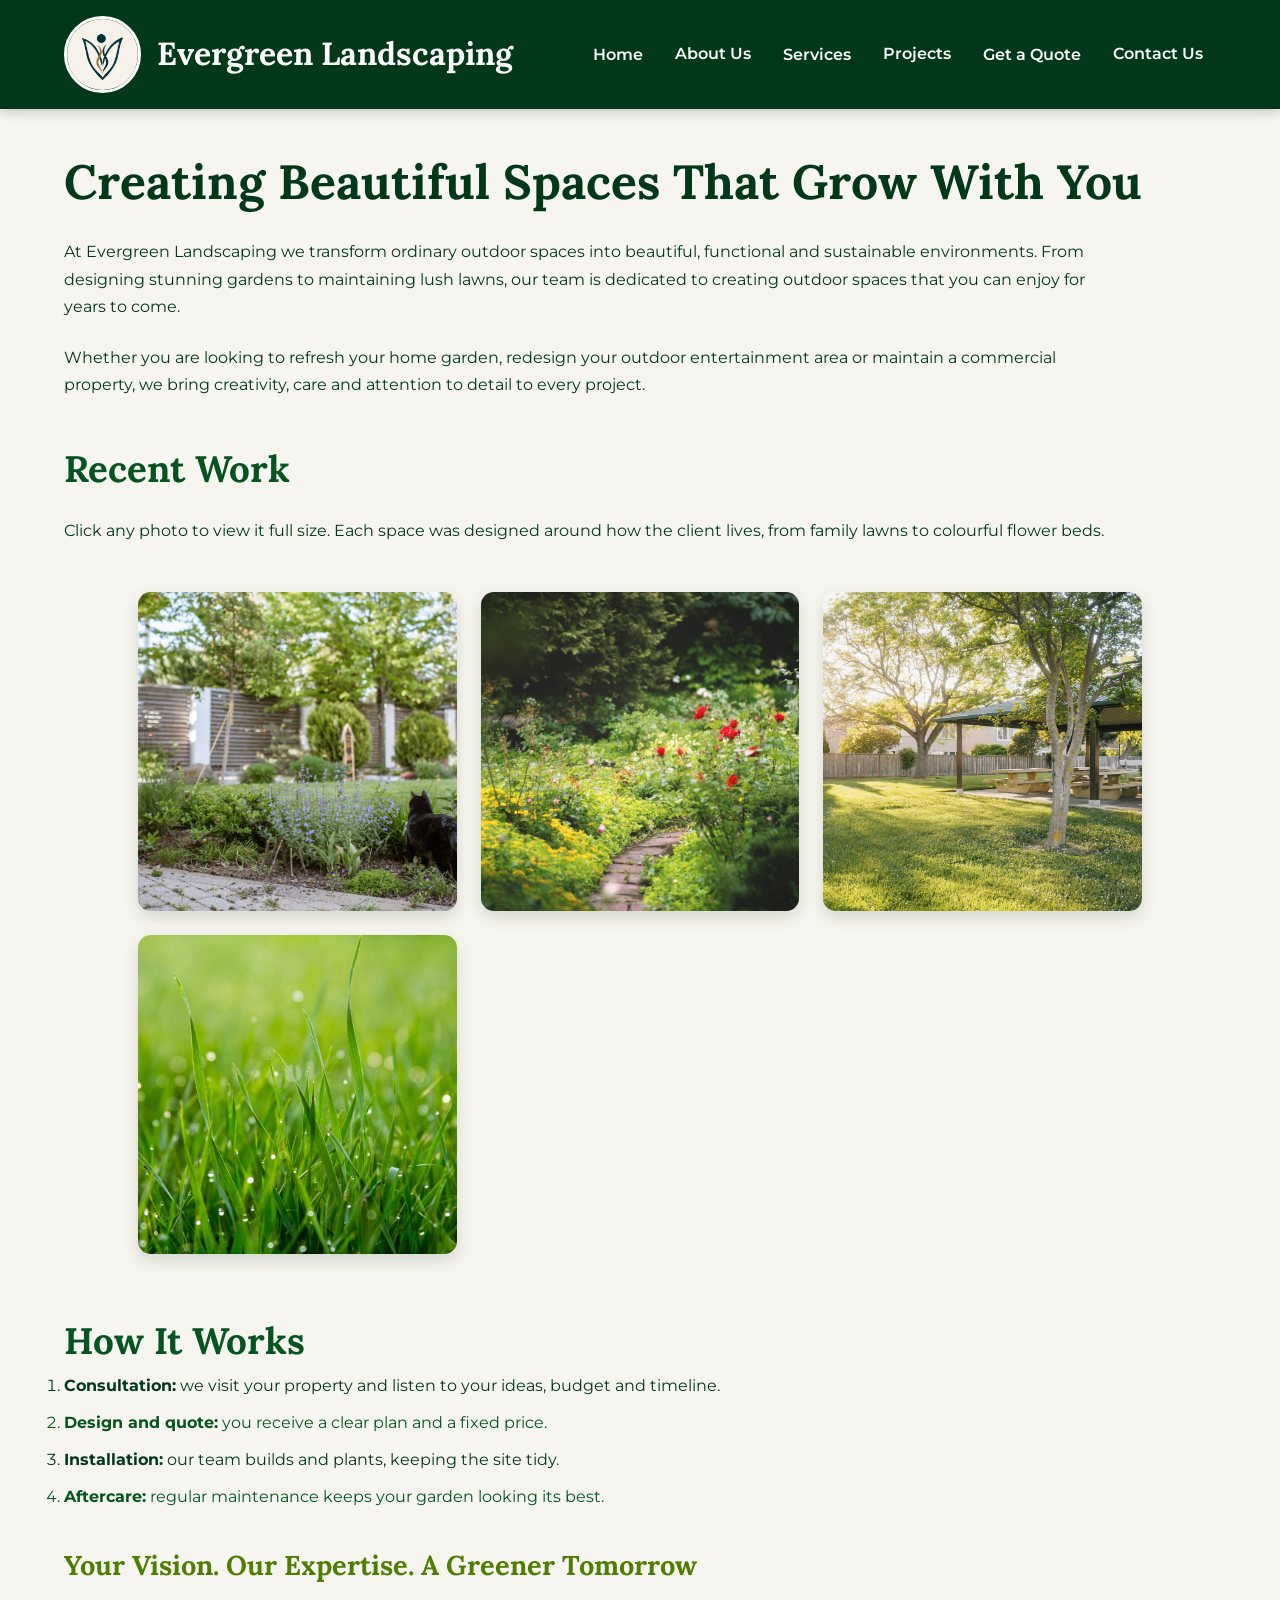
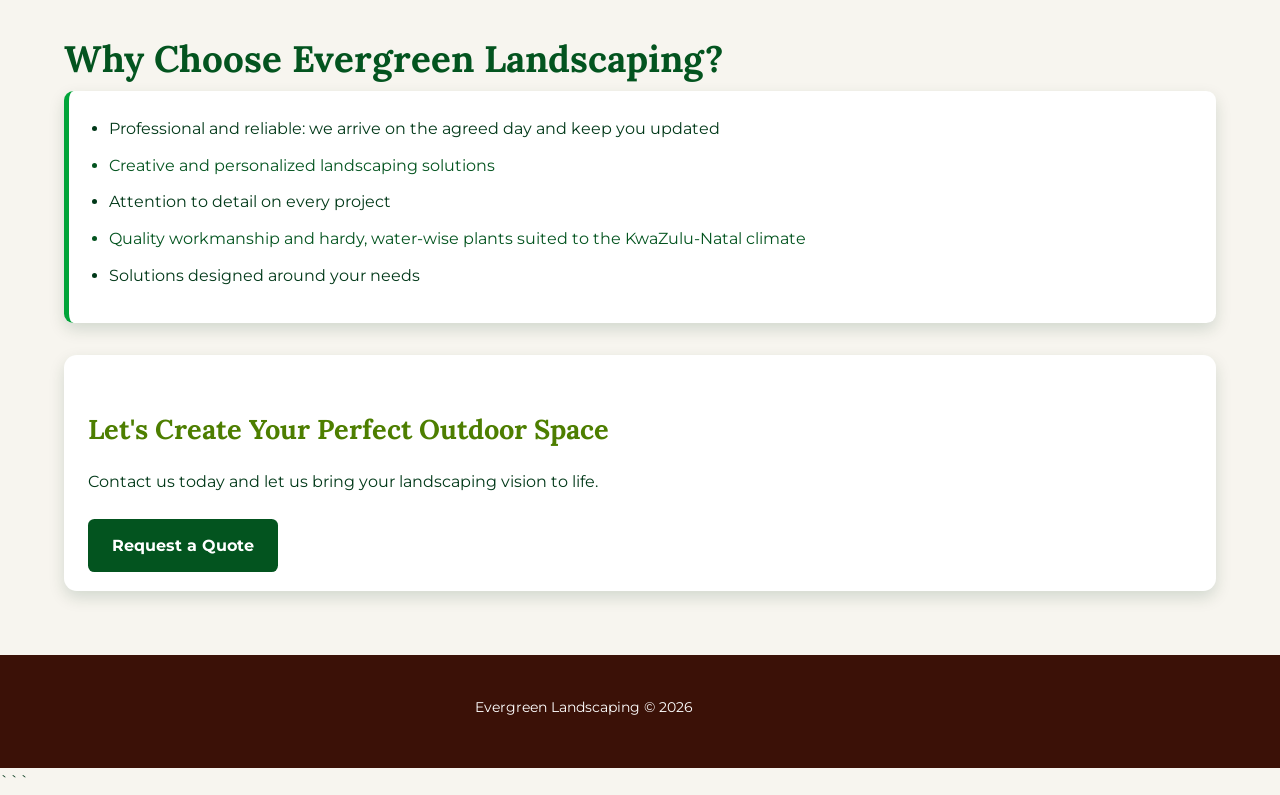
<file: index.html>
<!DOCTYPE html>
<html lang="en">

<head>
    <meta charset="UTF-8">
    <meta name="viewport" content="width=device-width, initial-scale=1.0">
    <link rel="stylesheet" href="css_assets/styles.css">
    <meta name="description"
        content="Evergreen Landscaping designs, builds and maintains gardens, lawns and outdoor spaces for homes and businesses in Durban, KwaZulu-Natal.">
    <meta name="keywords"
        content="landscaping Durban, garden design, lawn maintenance, tree and hedge care, irrigation, garden clean-up">
    <meta name="author" content="Evergreen Landscaping">
    <link rel="icon" href="_images/logo2.png">
    <script src="js_assets/scripts.js" defer></script>

    <title>Evergreen Landscaping | Garden Design, Lawn Care & Maintenance in Durban</title>
</head>

<body>

    <!-- ================= HEADER ================= -->

    <header>
        <div class="brand">
            <img src="_images/logo2.png" alt="Evergreen Landscaping Logo">
            <p class="site-name">Evergreen Landscaping</p>
        </div>

        <nav>
            <a href="index.html">Home</a>
            <a href="about.html">About Us</a>
            <a href="services.html">Services</a>
            <a href="projects.html">Projects</a>
            <a href="quote.html">Get a Quote</a>
            <a href="contact.html">Contact Us</a>
        </nav>
    </header>


    <!-- ================= MAIN CONTENT ================= -->

    <main class="page-container">

        <section class="intro-section">

            <h1>Creating Beautiful Spaces That Grow With You</h1>

            <p>
                At Evergreen Landscaping we transform ordinary outdoor
                spaces into beautiful, functional and sustainable
                environments. From designing stunning gardens to
                maintaining lush lawns, our team is dedicated to creating
                outdoor spaces that you can enjoy for years to come.
            </p>

            <p>
                Whether you are looking to refresh your home garden,
                redesign your outdoor entertainment area or maintain
                a commercial property, we bring creativity, care and
                attention to detail to every project.
            </p>

        </section>

        <section aria-label="Featured landscaping photos">
            <h2>Recent Work</h2>
            <p>Click any photo to view it full size. Each space was designed around how the client lives, from family
                lawns to colourful flower beds.</p>
            <div class="gallery-grid" data-lightbox>
                <figure class="gallery-item"><img src="_images/garden.jpg"
                        alt="Landscaped garden with layered plants and a stone path" width="400" height="400"
                        loading="lazy"></figure>
                <figure class="gallery-item"><img src="_images/flower garden.jpg"
                        alt="Colourful flower garden in full bloom" width="400" height="400" loading="lazy"></figure>
                <figure class="gallery-item"><img src="_images/backyard.jpg"
                        alt="Residential backyard with new lawn and planted borders" width="400" height="400"
                        loading="lazy"></figure>
                <figure class="gallery-item"><img src="_images/lawn.jpg"
                        alt="Well maintained green lawn with neat edging" width="400" height="400" loading="lazy">
                </figure>
            </div>
        </section>

        <section>
            <h2>How It Works</h2>
            <ol>
                <li><strong>Consultation:</strong> we visit your property and listen to your ideas, budget and timeline.
                </li>
                <li><strong>Design and quote:</strong> you receive a clear plan and a fixed price.</li>
                <li><strong>Installation:</strong> our team builds and plants, keeping the site tidy.</li>
                <li><strong>Aftercare:</strong> regular maintenance keeps your garden looking its best.</li>
            </ol>
        </section>

        <section class="vision-section">

            <h3>Your Vision. Our Expertise. A Greener Tomorrow</h3>

        </section>


        <section class="why-choose-section">

            <h2>Why Choose Evergreen Landscaping?</h2>

            <ul>
                <li>Professional and reliable: we arrive on the agreed day and keep you updated</li>
                <li>Creative and personalized landscaping solutions</li>
                <li>Attention to detail on every project</li>
                <li>Quality workmanship and hardy, water-wise plants suited to the KwaZulu-Natal climate</li>
                <li>Solutions designed around your needs</li>
            </ul>

        </section>


        <section class="call-to-action">

            <h3>Let's Create Your Perfect Outdoor Space</h3>

            <p>
                Contact us today and let us bring your landscaping vision
                to life.
            </p>

            <a class="button" href="quote.html">Request a Quote</a>

        </section>

    </main>


    <!-- ================= FOOTER ================= -->

    <footer>
        <p>Evergreen Landscaping &copy; <span id="year">2026</span></p>
    </footer>

</body>


</html>

```
</file>
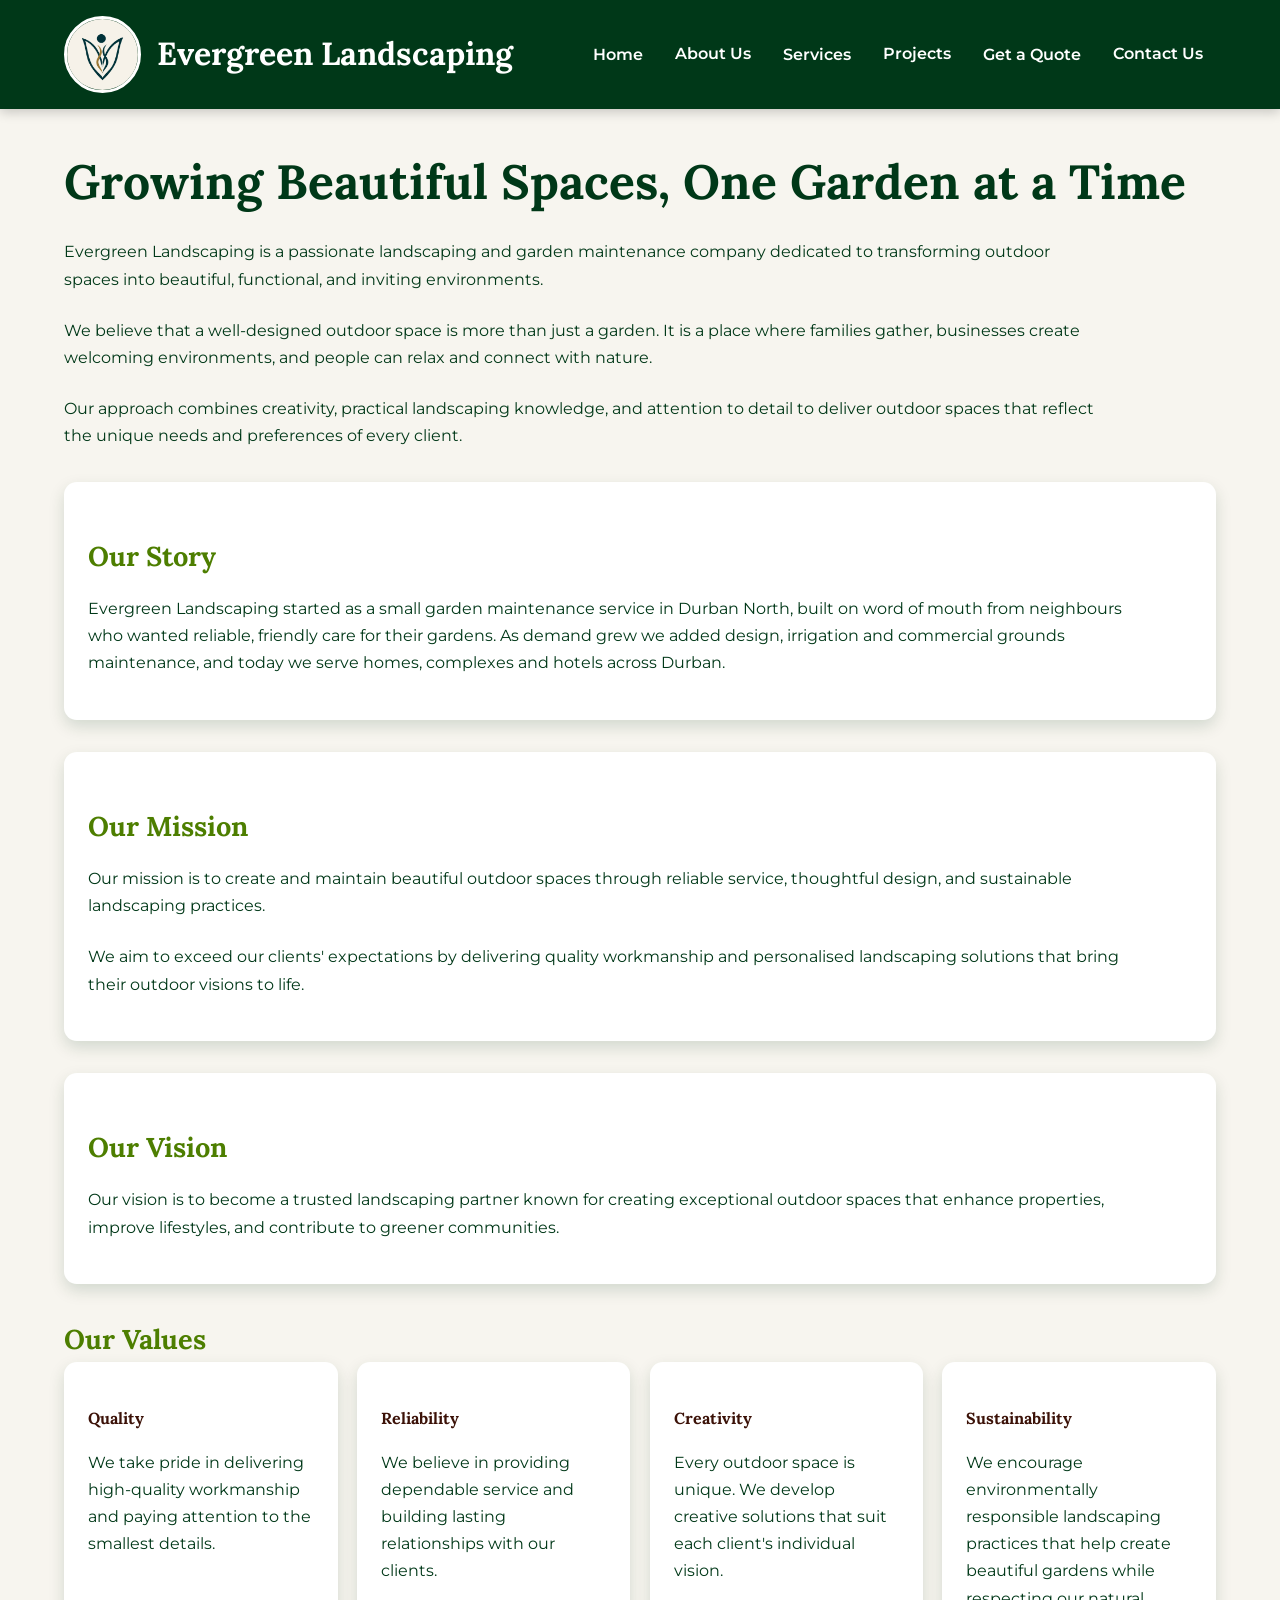
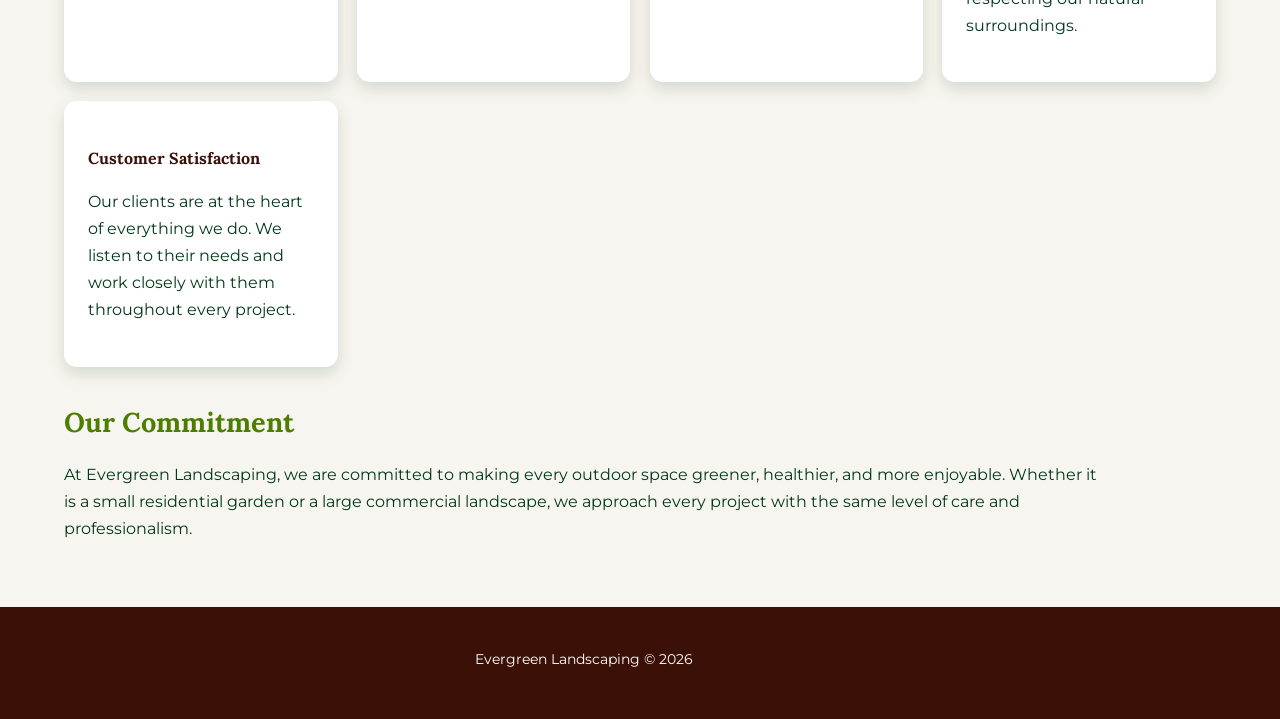
<file: about.html>
<!DOCTYPE html>
<html lang="en">

<head>
    <meta charset="UTF-8">
    <meta name="viewport" content="width=device-width, initial-scale=1.0">

    <title>About Us | Evergreen Landscaping Durban</title>

    <link rel="stylesheet" href="css_assets/styles.css">
    <meta name="description"
        content="Learn about Evergreen Landscaping: our story, mission, vision, values and the Durban team behind every garden we create.">
    <meta name="keywords"
        content="about Evergreen Landscaping, landscaping company Durban, landscaping team, mission and values">
    <meta name="author" content="Evergreen Landscaping">
    <link rel="icon" href="_images/logo2.png">
    <script src="js_assets/scripts.js" defer></script>

</head>

<body>

    <!-- ================= HEADER ================= -->

    <header>
        <div class="brand">
            <img src="_images/logo2.png" alt="Evergreen Landscaping Logo">
            <p class="site-name">Evergreen Landscaping</p>
        </div>

        <nav>
            <a href="index.html">Home</a>
            <a href="about.html">About Us</a>
            <a href="services.html">Services</a>
            <a href="projects.html">Projects</a>
            <a href="quote.html">Get a Quote</a>
            <a href="contact.html">Contact Us</a>
        </nav>
    </header>


    <!-- ================= MAIN CONTENT ================= -->

    <main class="page-container">

        <section>
            <h1>Growing Beautiful Spaces, One Garden at a Time</h1>

            <p>
                Evergreen Landscaping is a passionate landscaping and
                garden maintenance company dedicated to transforming
                outdoor spaces into beautiful, functional, and inviting
                environments.
            </p>

            <p>
                We believe that a well-designed outdoor space is more
                than just a garden. It is a place where families gather,
                businesses create welcoming environments, and people can
                relax and connect with nature.
            </p>

            <p>
                Our approach combines creativity, practical landscaping
                knowledge, and attention to detail to deliver outdoor
                spaces that reflect the unique needs and preferences of
                every client.
            </p>
        </section>


        <section class="about-card">
            <h3>Our Story</h3>
            <p>Evergreen Landscaping started as a small garden maintenance service in Durban North, built on word of
                mouth from neighbours who wanted reliable, friendly care for their gardens. As demand grew we added
                design, irrigation and commercial grounds maintenance, and today we serve homes, complexes and hotels
                across Durban.</p>
        </section>


        <!-- ================= MISSION ================= -->

        <section class="about-card">

            <h3>Our Mission</h3>

            <p>
                Our mission is to create and maintain beautiful outdoor
                spaces through reliable service, thoughtful design, and
                sustainable landscaping practices.
            </p>

            <p>
                We aim to exceed our clients' expectations by delivering
                quality workmanship and personalised landscaping solutions
                that bring their outdoor visions to life.
            </p>

        </section>


        <!-- ================= VISION ================= -->

        <section class="about-card">

            <h3>Our Vision</h3>

            <p>
                Our vision is to become a trusted landscaping partner
                known for creating exceptional outdoor spaces that enhance
                properties, improve lifestyles, and contribute to greener
                communities.
            </p>

        </section>


        <!-- ================= VALUES ================= -->

        <section>

            <h3>Our Values</h3>

            <div class="values-grid">

                <article>
                    <h4>Quality</h4>
                    <p>
                        We take pride in delivering high-quality
                        workmanship and paying attention to the smallest
                        details.
                    </p>
                </article>

                <article>
                    <h4>Reliability</h4>
                    <p>
                        We believe in providing dependable service and
                        building lasting relationships with our clients.
                    </p>
                </article>

                <article>
                    <h4>Creativity</h4>
                    <p>
                        Every outdoor space is unique. We develop creative
                        solutions that suit each client's individual vision.
                    </p>
                </article>

                <article>
                    <h4>Sustainability</h4>
                    <p>
                        We encourage environmentally responsible
                        landscaping practices that help create beautiful
                        gardens while respecting our natural surroundings.
                    </p>
                </article>

                <article>
                    <h4>Customer Satisfaction</h4>
                    <p>
                        Our clients are at the heart of everything we do.
                        We listen to their needs and work closely with them
                        throughout every project.
                    </p>
                </article>

            </div>

        </section>


        <!-- ================= COMMITMENT ================= -->

        <section class="commitment-section">

            <h3>Our Commitment</h3>

            <p>
                At Evergreen Landscaping, we are committed to making every
                outdoor space greener, healthier, and more enjoyable.
                Whether it is a small residential garden or a large
                commercial landscape, we approach every project with the
                same level of care and professionalism.
            </p>

        </section>

    </main>


    <!-- ================= FOOTER ================= -->

    <footer>
        <p>Evergreen Landscaping &copy; <span id="year">2026</span></p>
    </footer>

</body>

</html>
</file>
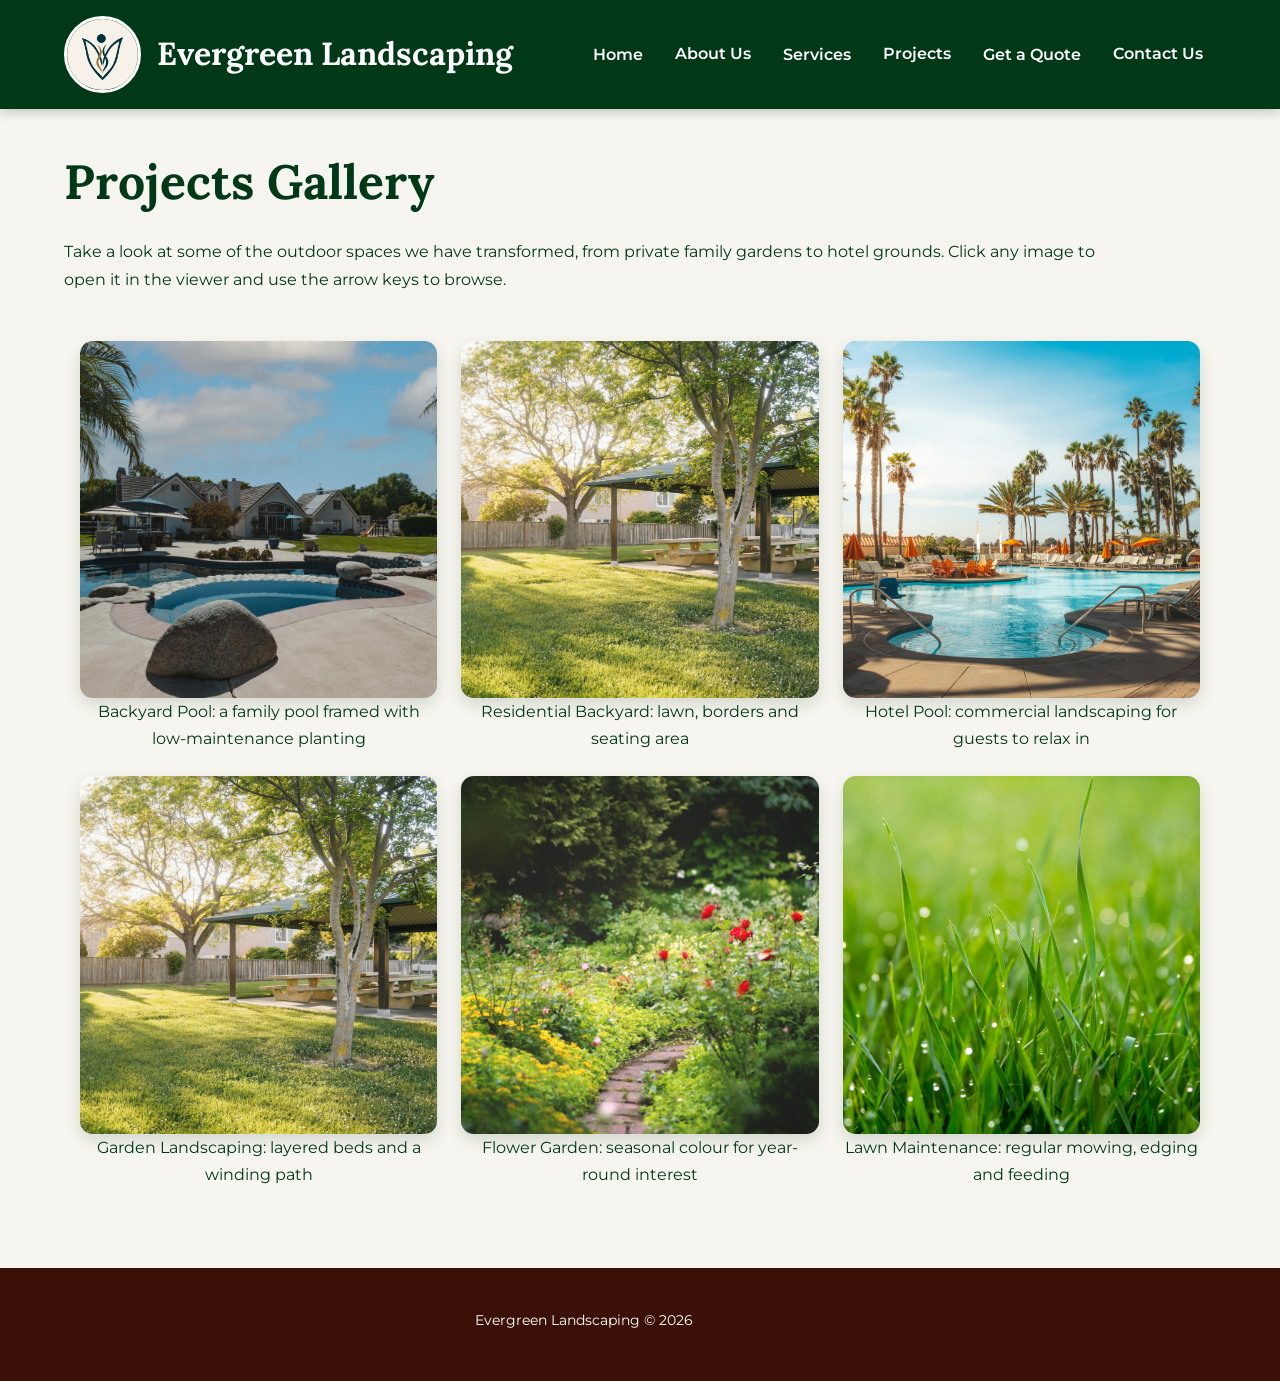
<file: projects.html>
<!DOCTYPE html>
<html lang="en">

<head>
    <meta charset="UTF-8">
    <meta name="viewport" content="width=device-width, initial-scale=1.0">

    <title>Our Projects Gallery | Evergreen Landscaping</title>

    <link rel="stylesheet" href="css_assets/styles.css">
    <meta name="description"
        content="See completed garden, lawn, backyard and pool landscaping projects by Evergreen Landscaping in Durban.">
    <meta name="keywords"
        content="landscaping projects, garden gallery, backyard landscaping, pool landscaping, lawn makeover">
    <meta name="author" content="Evergreen Landscaping">
    <link rel="icon" href="_images/logo2.png">
    <script src="js_assets/scripts.js" defer></script>

</head>

<body>

    <!-- ================= HEADER ================= -->

    <header>
        <div class="brand">
            <img src="_images/logo2.png" alt="Evergreen Landscaping Logo">
            <p class="site-name">Evergreen Landscaping</p>
        </div>

        <nav>
            <a href="index.html">Home</a>
            <a href="about.html">About Us</a>
            <a href="services.html">Services</a>
            <a href="projects.html">Projects</a>
            <a href="quote.html">Get a Quote</a>
            <a href="contact.html">Contact Us</a>
        </nav>
    </header>


    <!-- ================= MAIN CONTENT ================= -->

    <main class="page-container">

        <section>

            <h1>Projects Gallery</h1>

            <p>
                Take a look at some of the outdoor spaces we have transformed, from private family gardens to hotel
                grounds. Click any image to open it in the viewer and use the arrow keys to browse.
            </p>

        </section>


        <!-- ================= PROJECT GALLERY ================= -->

        <section class="gallery-grid" data-lightbox>

            <figure class="gallery-item">
                <img src="_images/backyard with pool.jpg" alt="Landscaped backyard with swimming pool">
                <figcaption>Backyard Pool: a family pool framed with low-maintenance planting</figcaption>
            </figure>


            <figure class="gallery-item">
                <img src="_images/backyard.jpg" alt="Landscaped residential backyard">
                <figcaption>Residential Backyard: lawn, borders and seating area</figcaption>
            </figure>


            <figure class="gallery-item">
                <img src="_images/hotel pool.jpg" alt="Hotel pool surrounded by landscaping">
                <figcaption>Hotel Pool: commercial landscaping for guests to relax in</figcaption>
            </figure>


            <figure class="gallery-item">
                <img src="_images/backyard.jpg" alt="Landscaped garden">
                <figcaption>Garden Landscaping: layered beds and a winding path</figcaption>
            </figure>


            <figure class="gallery-item">
                <img src="_images/flower garden.jpg" alt="Colourful flower garden">
                <figcaption>Flower Garden: seasonal colour for year-round interest</figcaption>
            </figure>


            <figure class="gallery-item">
                <img src="_images/lawn.jpg" alt="Well maintained green lawn">
                <figcaption>Lawn Maintenance: regular mowing, edging and feeding</figcaption>
            </figure>

        </section>

    </main>


    <!-- ================= FOOTER ================= -->

    <footer>
        <p>Evergreen Landscaping &copy; <span id="year">2026</span></p>
    </footer>

</body>

</html>
</file>
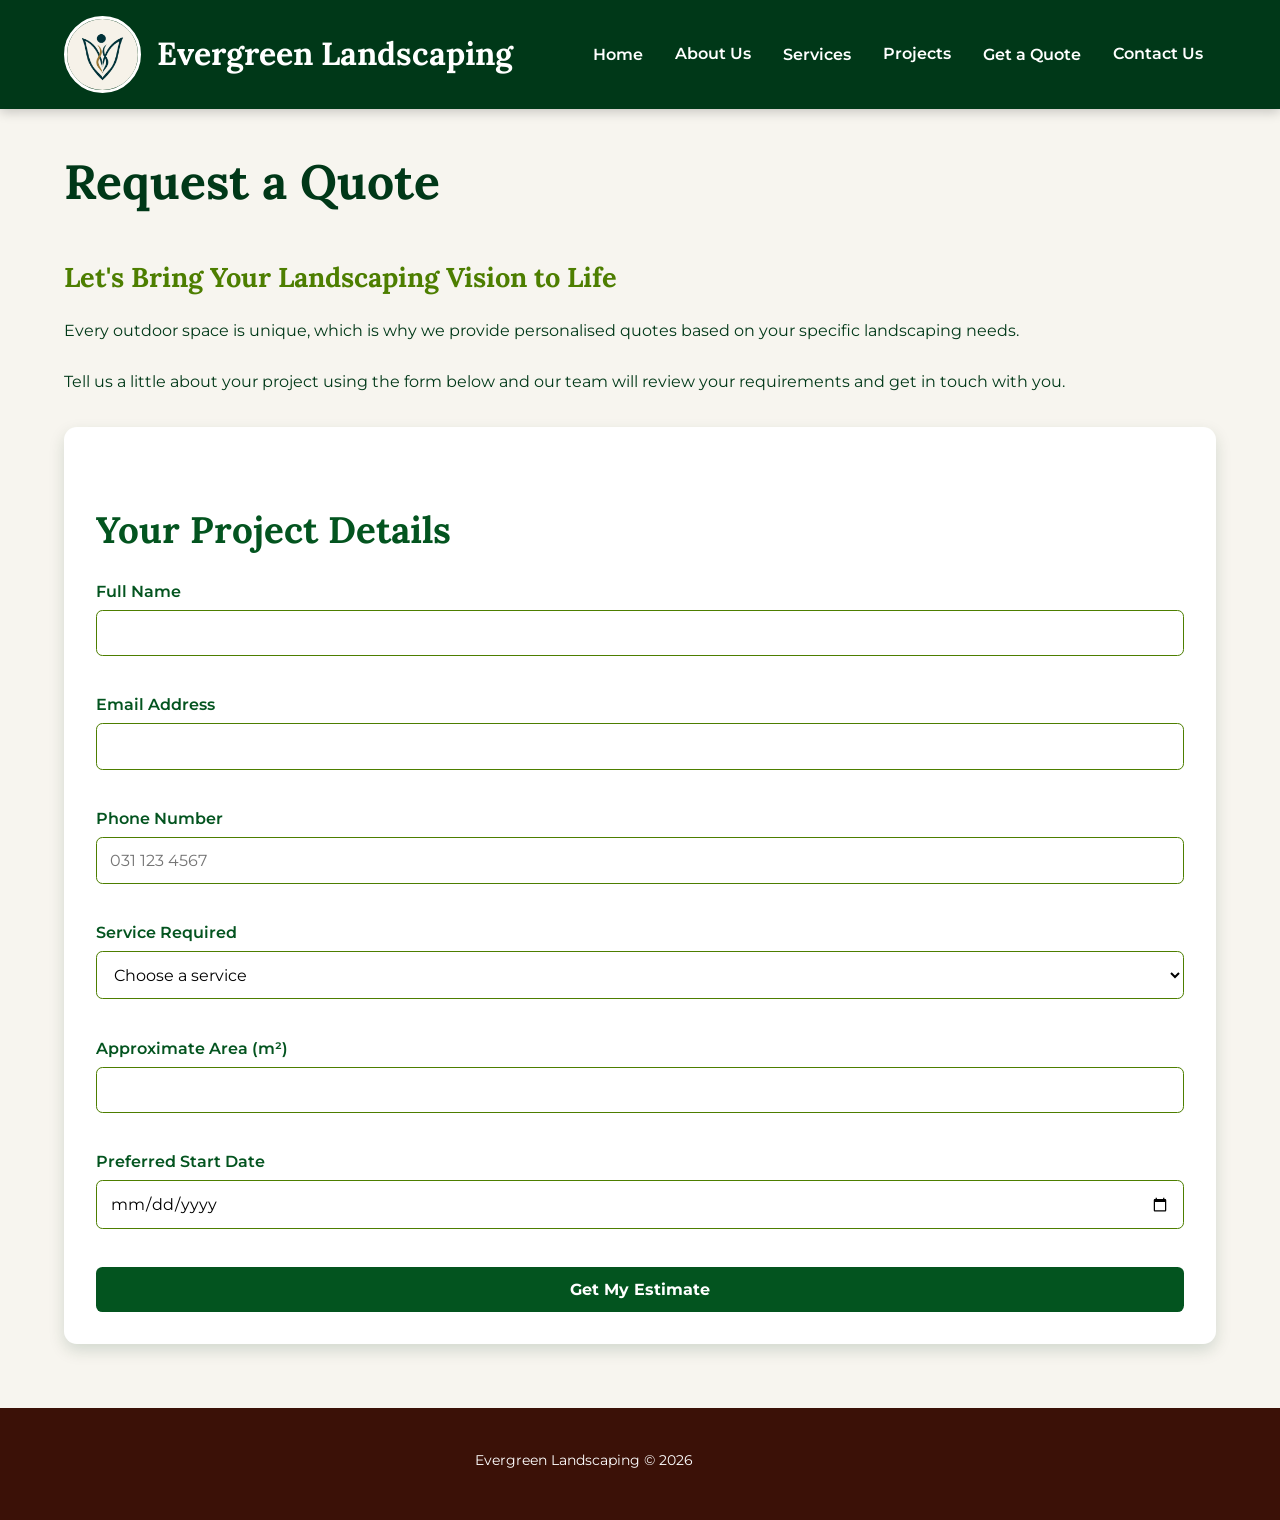
<file: quote.html>
<!DOCTYPE html>
<html lang="en">

<head>
    <meta charset="UTF-8">
    <meta name="viewport" content="width=device-width, initial-scale=1.0">

    <title>Request a Quote | Evergreen Landscaping</title>

    <link rel="stylesheet" href="css_assets/styles.css">
    <meta name="description"
        content="Request a landscaping estimate online. Tell us about your garden and get an estimated cost and availability straight away.">
    <meta name="keywords" content="landscaping quote, garden estimate, landscaping prices Durban, book a landscaper">
    <meta name="author" content="Evergreen Landscaping">
    <link rel="icon" href="_images/logo2.png">
    <script src="js_assets/scripts.js" defer></script>

</head>

<body>

    <!-- ================= HEADER ================= -->

    <header>
        <div class="brand">
            <img src="_images/logo2.png" alt="Evergreen Landscaping Logo">
            <p class="site-name">Evergreen Landscaping</p>
        </div>

        <nav>
            <a href="index.html">Home</a>
            <a href="about.html">About Us</a>
            <a href="services.html">Services</a>
            <a href="projects.html">Projects</a>
            <a href="quote.html">Get a Quote</a>
            <a href="contact.html">Contact Us</a>
        </nav>
    </header>


    <!-- ================= MAIN CONTENT ================= -->

    <main class="page-container">

        <section class="quote-intro">

            <h1>Request a Quote</h1>

            <h3>Let's Bring Your Landscaping Vision to Life</h3>

            <p>
                Every outdoor space is unique, which is why we provide
                personalised quotes based on your specific landscaping
                needs.
            </p>

            <p>
                Tell us a little about your project using the form below
                and our team will review your requirements and get in
                touch with you.
            </p>

        </section>


        <!-- ================= ENQUIRY FORM (validated with JavaScript) ================= -->
        <section class="quote-form">
            <form id="enquiry-form" novalidate>
                <h2>Your Project Details</h2>
                <label for="name">Full Name</label>
                <input type="text" id="name" data-check="name" autocomplete="name"><span class="error"
                    id="name-error"></span>
                <label for="email">Email Address</label>
                <input type="email" id="email" data-check="email" autocomplete="email"><span class="error"
                    id="email-error"></span>
                <label for="phone">Phone Number</label>
                <input type="tel" id="phone" data-check="phone" autocomplete="tel" placeholder="031 123 4567"><span
                    class="error" id="phone-error"></span>
                <label for="service">Service Required</label>
                <select id="service" data-check="service">
                    <option value="">Choose a service</option>
                    <option>Garden Design &amp; Landscaping</option>
                    <option>Lawn Installation &amp; Maintenance</option>
                    <option>Tree &amp; Hedge Care</option>
                    <option>Irrigation Systems</option>
                    <option>Garden Clean-Ups</option>
                </select><span class="error" id="service-error"></span>
                <label for="size">Approximate Area (m&sup2;)</label>
                <input type="number" id="size" data-check="size" min="10"><span class="error" id="size-error"></span>
                <label for="date">Preferred Start Date</label>
                <input type="date" id="date" data-check="date"><span class="error" id="date-error"></span>
                <input type="submit" value="Get My Estimate">
            </form>
            <div id="enquiry-result" class="result" tabindex="-1" hidden aria-live="polite"></div>
        </section>

    </main>


    <!-- ================= FOOTER ================= -->

    <footer>
        <p>Evergreen Landscaping &copy; <span id="year">2026</span></p>
    </footer>

</body>

</html>
</file>
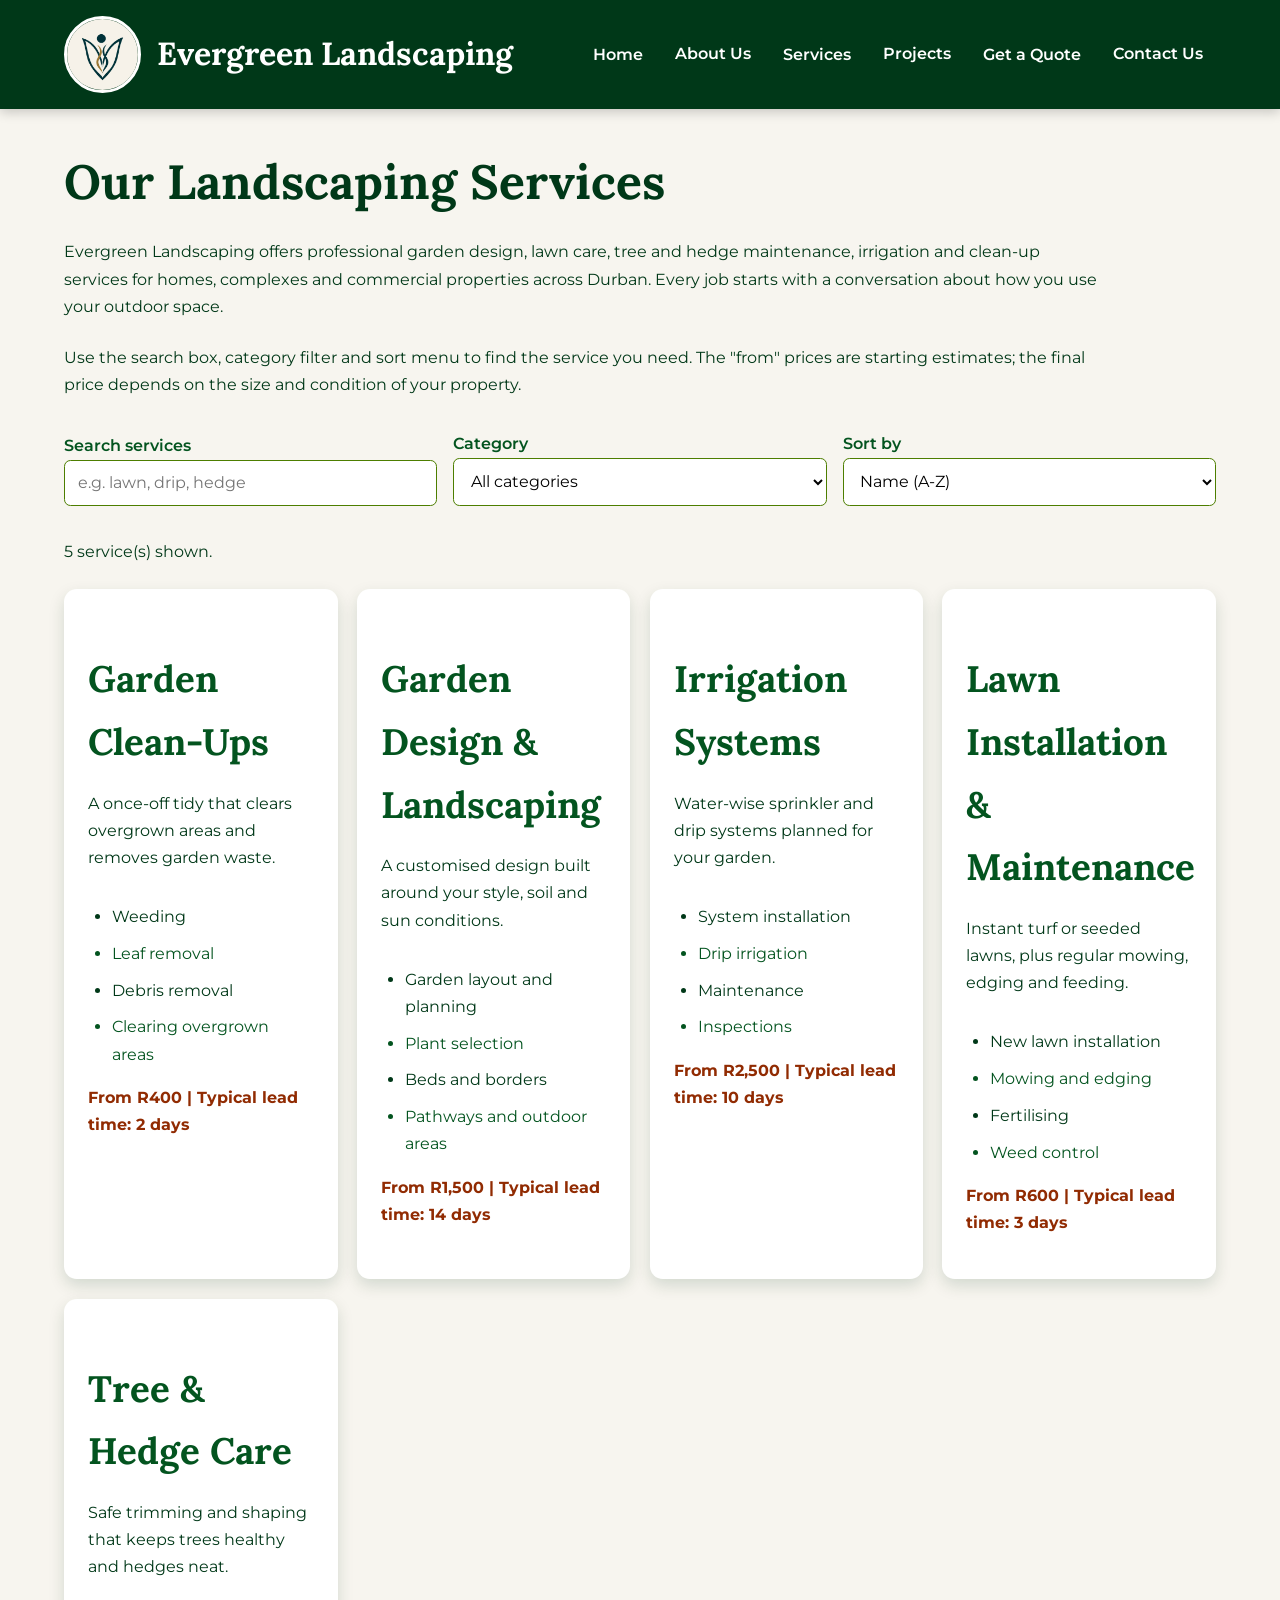
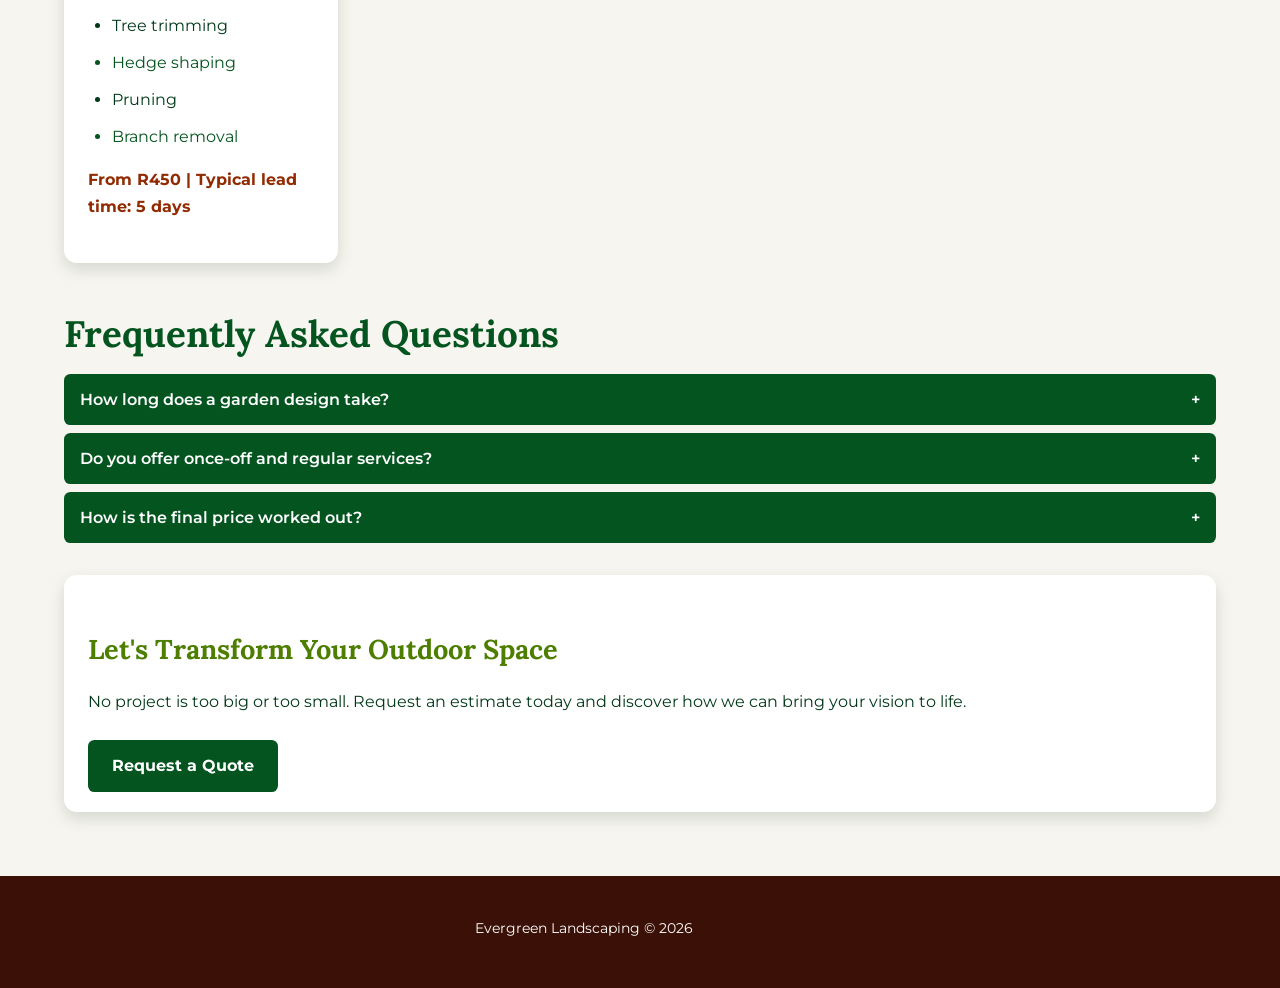
<file: services.html>
<!DOCTYPE html>
<html lang="en">


<head>
    <meta charset="UTF-8">
    <meta name="viewport" content="width=device-width, initial-scale=1.0">
    <title>Landscaping Services & Prices | Evergreen Landscaping</title>
    <link rel="stylesheet" href="css_assets/styles.css">
    <meta name="description"
        content="Search our garden design, lawn care, tree and hedge, irrigation and garden clean-up services with starting prices and lead times.">
    <meta name="keywords"
        content="landscaping services, garden design, lawn care, irrigation systems, tree trimming, garden clean-up">
    <meta name="author" content="Evergreen Landscaping">
    <link rel="icon" href="_images/logo2.png">
    <script src="js_assets/scripts.js" defer></script>


</head>

<body>
    <header>
        <div class="brand">
            <img src="_images/logo2.png" alt="Evergreen Landscaping Logo">
            <p class="site-name">Evergreen Landscaping</p>
        </div>

        <nav>
            <a href="index.html">Home</a>
            <a href="about.html">About Us</a>
            <a href="services.html">Services</a>
            <a href="projects.html">Projects</a>
            <a href="quote.html">Get a Quote</a>
            <a href="contact.html">Contact Us</a>
        </nav>
    </header>

    <main class="page-container">
        <section>
            <h1>Our Landscaping Services</h1>
            <p>Evergreen Landscaping offers professional garden design, lawn care, tree and hedge maintenance,
                irrigation and clean-up services for homes, complexes and commercial properties across Durban. Every job
                starts with a conversation about how you use your outdoor space.</p>
            <p>Use the search box, category filter and sort menu to find the service you need. The "from" prices are
                starting estimates; the final price depends on the size and condition of your property.</p>
        </section>

        <section class="toolbar" aria-label="Search, filter and sort services">
            <div><label for="search">Search services</label><input type="search" id="search"
                    placeholder="e.g. lawn, drip, hedge"></div>
            <div><label for="category">Category</label><select id="category">
                    <option value="all">All categories</option>
                </select></div>
            <div><label for="sort">Sort by</label><select id="sort">
                    <option value="name">Name (A-Z)</option>
                    <option value="price-low">Price: low to high</option>
                    <option value="price-high">Price: high to low</option>
                </select></div>
        </section>
        <p id="results-count" aria-live="polite"></p>
        <section id="services-list" class="card-grid"></section>
        <noscript>
            <p>Our services: garden design and landscaping, lawn installation and maintenance, tree and hedge care,
                irrigation systems and garden clean-ups. Please enable JavaScript to search the full list.</p>
        </noscript>

        <section>
            <h2>Frequently Asked Questions</h2>
            <button class="accordion-btn" aria-expanded="false">How long does a garden design take?</button>
            <div class="accordion-panel" hidden>
                <p>Most residential designs take two to three weeks from the first site visit to the final plan.
                    Construction time depends on the size of the garden.</p>
            </div>
            <button class="accordion-btn" aria-expanded="false">Do you offer once-off and regular services?</button>
            <div class="accordion-panel" hidden>
                <p>Yes. Clean-ups and installations are usually once-off, while lawn mowing, hedge trimming and
                    irrigation checks can be scheduled weekly, fortnightly or monthly.</p>
            </div>
            <button class="accordion-btn" aria-expanded="false">How is the final price worked out?</button>
            <div class="accordion-panel" hidden>
                <p>We estimate using the service type and the area in square metres, then confirm a fixed quote after a
                    free site visit. Use our <a href="quote.html">quote page</a> for an instant estimate.</p>
            </div>
        </section>

        <section class="call-to-action">
            <h3>Let's Transform Your Outdoor Space</h3>
            <p>No project is too big or too small. Request an estimate today and discover how we can bring your vision
                to life.</p>
            <a class="button" href="quote.html">Request a Quote</a>
        </section>
    </main>

    <footer>
        <p>Evergreen Landscaping &copy; <span id="year">2026</span></p>
    </footer>
</body>

</html>
</file>
<file: css_assets/styles.css>
@import url('https://fonts.googleapis.com/css2?family=Lora:wght@400;500;600;700&family=Montserrat:wght@400;500;600;700&display=swap');

/*Color Palette*/
:root {
    --dark-green: #003818;
    --forest-green: #03541F;
    --olive-green: #2B4201;
    --medium-green: #4D7E00;
    --bright-green: #00A439;

    --dark-brown: #3B1107;
    --brown: #531B11;
    --burnt-orange: #912B02;
    --terracotta: #9B2416;
    --light-brown: #9B5221;

    --cream: #F7F5EF;
    
    --white: #FFFFFF;

    --shadow: 0 0.4rem 1rem rgba(0, 56, 24, 0.15);
}

/*GENERAL RESET*/
* { box-sizing: border-box; margin: 0; padding: 0; } 
html { scroll-behavior: smooth; } 
body { 
    margin: 0; 
    background-color: var(--cream);
    color: var(--dark-green); 
    font-family: "Montserrat", Arial, sans-serif; 
     font-size: 1rem; 
     line-height: 1.7; 
     min-height: 100vh; 
     display: flex; 
     flex-direction: column; 
    }

/*RESPONSIVE IMAGES*/
img { 
    max-width: 100%; 
    height: auto; 
    display: block; 
}


/*HEADER*/
header { 
    background-color: var(--dark-green); 
    color: var(--white); 
    padding: 1rem 5%; 
    display: flex; 
    flex-direction: row; 
    justify-content: space-between; 
    align-items: center; gap: 1.5rem; 
    box-shadow: 0 0.2rem 0.7rem rgba(0, 0, 0, 0.2); 
}


/*NAVIGATION CSS*/
#navigation { width: 100%; } 
.brand { 
    display: flex; 
    flex-direction: row; 
    align-items: center; 
    gap: 1rem; 
} 
/* Circular logo */ 
.brand img, #navigation img { 
    width: clamp(4rem, 6vw, 5rem); 
    height: clamp(4rem, 6vw, 5rem); 
    object-fit: cover;
    border-radius: 50%; 
    border: 0.2rem solid var(--white); 
    flex-shrink: 0; 
}
.brand h1, #navigation h1, .site-name { 
    color: var(--white); 
    font-family: "Lora", Georgia, serif; 
    font-size: clamp(1.4rem, 2.5vw, 2.2rem); 
    margin: 0; 
    white-space: nowrap; 
}
nav { 
    display: flex; 
    flex-direction: row; 
    justify-content: flex-end; 
    align-items: center; 
    flex-wrap: wrap; 
    gap: 0.4rem; 
} 
nav a { 
    color: var(--white); 
    text-decoration: none; 
    font-weight: 600; 
    padding: 0.6rem 0.8rem; 
    border-radius: 0.4rem; 
    transition: background-color 0.3s ease, color 0.3s ease, transform 0.3s ease; 
}


/*PSEUDO CLASSES*/
nav a:hover { 
    background-color: var(--bright-green); 
    color: var(--white); 
    transform: translateY(-0.1rem); 
} 
/* Keyboard accessibility */ 
nav a:focus { 
    outline: 0.15rem solid var(--bright-green); 
    outline-offset: 0.2rem; 
} 
/* When link is clicked */ 
nav a:active { 
    background-color: var(--medium-green); 
} 
/* Highlight every second navigation link */
 nav a:nth-child(even) { 
    border-bottom: 0.1rem solid transparent; 
}

/*MAIN CONTENT*/
main { 
    width: 90%; 
    max-width: 75rem; 
    margin: 0 auto; 
    padding: 2rem 0; 
}
.page-container > section { 
    width: 100%; 
    margin-left: auto; 
    margin-right: auto; 
}
body > h1, 
body > h2, 
body > h3, 
body > h4, 
body > p, 
body > ul { 
    width: 90%; 
    max-width: 70rem;
    margin-left: auto; 
    margin-right: auto; 
}
/* Main heading */ 
body > h1 { 
    margin-top: 2.5rem; 
} 
/* Headings */ 
h1, h2, h3, h4 { 
    font-family: "Lora", Georgia, serif; 
} 
h1 { 
     font-size: clamp(2rem, 4vw, 3rem); 
} 
h2 { 
    font-size: clamp(1.6rem, 3vw, 2.3rem); 
    color: var(--forest-green); 
    margin-top: 2.5rem; 
} 
h3 { 
    font-size: clamp(1.3rem, 2.5vw, 1.7rem); 
    color: var(--medium-green); 
    margin-top: 2rem; 
} 
h4 { 
    color: var(--dark-brown); 
    margin-top: 1.5rem; 
} 
/* Paragraphs */ 
p { 
    max-width: 65rem; 
    margin-top: 1rem; 
    margin-bottom: 1.5rem; 
}

/*LISTS STYLING*/
ul { 
    background-color: var(--white); 
    padding: 1.5rem 2.5rem; 
    border-left: 0.35rem solid var(--bright-green); 
    border-radius: 0.6rem; 
    box-shadow: var(--shadow); 
} 
li { 
    margin-bottom: 0.6rem; 
} 

/* Pseudo-class for list items */ 
li:nth-child(even) { 
    color: var(--forest-green); 
}

/*GALLERY -CSS GRID*/
.gallery-grid,
#gallery {
    width: 90%; 
    max-width: 75rem; 
    margin: 2rem auto; 
    display: grid; 
    grid-template-columns: repeat(3, 1fr); gap: 1.5rem; 
    padding: 1rem; 
} 
.gallery-item {
    margin: 0;
    text-align: center;
}
/* Gallery images */ 
.gallery-grid img,
#gallery img { 
    width: 100%; 
    aspect-ratio: 1 / 1; 
    object-fit: cover;
    border-radius: 0.8rem; 
    box-shadow: var(--shadow); 
    transition: transform 0.3s ease, box-shadow 0.3s ease; 
} 

/* Gallery hover pseudo-class */ 
#gallery img:hover { 
    transform: scale(1.03); 
    box-shadow: 0 0.7rem 1.5rem rgba(0, 56, 24, 0.25); 
}

/*FORM STYLING*/
form { 
    background-color: var(--white); 
    padding: clamp(1.2rem, 3vw, 2rem); 
    border-radius: 0.8rem; 
    box-shadow: var(--shadow); 
    width: 100%; 
    display: flex; 
    flex-direction: column; 
} 
form h3 { 
    margin-top: 0; 
} 
label { 
    margin-top: 1rem;
    margin-bottom: 0.3rem; 
    font-weight: 600; 
    color: var(--forest-green); 
} 
input, textarea { 
    width: 100%; 
    padding: 0.8rem; 
    border: 0.1rem solid var(--medium-green); 
    border-radius: 0.4rem; 
    font-family: "Montserrat", Arial, sans-serif; 
    font-size: 1rem; 
} 
textarea { 
    min-height: 8rem; 
    resize: vertical; 
} 
/* Form focus pseudo-class */ 
input:focus, textarea:focus { 
    outline: none; 
    border-color: var(--bright-green); 
    box-shadow: 0 0 0 0.15rem rgba(0, 164, 57, 0.2); 
}

/*CONTACT PAGE -GRIDE TEMPLATE AREA*/
body > table { 
    width: 90%; 
    max-width: 75rem; 
    margin: 2rem auto; 
    border-collapse: collapse; 
    display: grid; 
    grid-template-columns: 1fr 1fr; 
    gap: 2rem; 
}

/*BUTTON STYLING*/
    input[type="submit"] { 
        background-color: var(--forest-green); 
        color: var(--white); 
        border: none; 
        cursor: pointer; 
        font-weight: 700; 
        margin-top: 1.2rem; 
        padding: 0.8rem 1.5rem; 
        border-radius: 0.4rem; 
        transition: background-color 0.3s ease, transform 0.3s ease; 
    } 
/* Button hover */ 
input[type="submit"]:hover { 
    background-color: var(--bright-green); 
    transform: translateY(-0.1rem); 
} 
/* Button active */ 
input[type="submit"]:active { 
    background-color: var(--medium-green); 
    transform: translateY(0); 
}

/*GOOGLE MAPS*/
iframe { 
    width: 100%; 
    max-width: 100%; 
    min-height: 25rem; 
    border: none; 
    border-radius: 0.8rem; 
    box-shadow: var(--shadow); 
}

/*QUOTATION FORM*/
body > iframe { 
    display: block; 
    width: 90%; 
    max-width: 40rem; 
    margin: 2rem auto; 
    border: none; 
    border-radius: 0.8rem; 
}

/*FOOTER*/
footer { 
    margin-top: auto; 
    background-color: var(--dark-brown); 
    color: var(--white); 
    text-align: center; 
    padding: 1.5rem 5%; 
    font-size: 0.9rem; 
}

/*MEDIA QEURY*/
@media screen and (min-width: 64.0625rem) { 
    header { 
        padding-left: 5%; 
        padding-right: 5%; 
    } 
    #navigation { 
        display: flex; 
        flex-direction: row; 
        justify-content: space-between; 
        align-items: center; 
        gap: 2rem; 
    } 
    #navigation > table { 
        display: contents; 
    } 
    nav { 
        margin-left: auto; 
    } 
    .gallery-grid,
    #gallery { 
        grid-template-columns: repeat(3, 1fr); 
        max-width: 75rem; 
    } 
    
}

@media screen and (min-width: 37.5625rem) and (max-width: 64rem) { 
    header { 
        padding: 1rem 4%; 
    } 
    #navigation > table { 
        width: 100%; 
    } 
    #navigation { 
        display: flex; 
        flex-direction: column; 
        align-items: center; 
        gap: 1rem; 
    } 
    .brand { 
        justify-content: center; 
    } 
    nav { 
        justify-content: center; 
    } 
    nav a { 
        font-size: 0.9rem; 
    } 
    /* Two gallery columns on tablet */ 
    .gallery-grid,
    #gallery { 
        grid-template-columns: repeat(2, 1fr); 
        gap: 1.2rem; 
    } 
    /* Contact layout becomes one column */ 
    body > table { 
        grid-template-columns: 1fr; 
    } 
    body > table td { 
        width: 100%; 
    } 
    form { 
        max-width: 100%; 
    } 
}

@media screen and (max-width: 37.5rem) { 
    header { 
        padding: 1rem 5%; 
        display: flex; 
        flex-direction: column; 
        justify-content: center; 
        align-items: center; 
        text-align: center; 
    } 
    #navigation { 
        display: flex; 
        flex-direction: column; 
        align-items: center; 
        gap: 1rem; 
    } 
    #navigation > table { 
        display: flex; 
        flex-direction: column; 
        align-items: center; 
        width: 100%; 
    } 
    #navigation tr { 
        display: flex; 
        flex-direction: column; 
        align-items: center; 
        gap: 0.8rem; 
    } 
    #navigation td { 
        display: block; 
        text-align: center; 
    } 
    #navigation img { 
        width: 4.5rem; 
        height: 4.5rem; 
    } 
    #navigation h1 { 
        font-size: 1.5rem; 
        white-space: normal; 
    } 
    nav { 
        display: flex; 
        flex-direction: column; 
        justify-content: center; 
        align-items: stretch; 
        width: 100%; 
        gap: 0.3rem; 
    } 
    nav a { 
        text-align: center; 
        width: 100%; 
        padding: 0.6rem; 
    } 
    /* Gallery becomes one column */ 
    .gallery-grid,
    #gallery { 
        grid-template-columns: 1fr; 
        width: 90%; 
        gap: 1rem; 
    } 
    #gallery img { 
        aspect-ratio: 4 / 3; 
    } 
    /* Contact becomes one column */ 
    body > table { 
        width: 90%; 
        display: flex; 
        flex-direction: column; 
        gap: 1.5rem; 
    } 
    body > table td { 
        display: block; 
        padding: 0; 
    } 
    form { 
        width: 100%; 
    } 
    iframe { 
        min-height: 20rem; 
    } 
    body > iframe { 
        width: 95%; 
    } 
    ul { 
        padding: 1.2rem 1.8rem; 
    } 
}


/*SITE NAME (replaces a second h1 so each page has one h1 for SEO)*/
.site-name { 
    color: var(--white); 
    font-family: "Lora", Georgia, serif; 
    font-size: clamp(1.4rem, 2.5vw, 2.2rem); 
    font-weight: 700; 
    margin: 0; 
}

main h1 { 
    margin-bottom: 1rem; 
}
main section { 
    margin-bottom: 2rem; }

/*BUTTONS AND LINKS*/
.button { 
    display: inline-block; 
    background: var(--forest-green); 
    color: var(--white); 
    padding: 0.8rem 1.5rem; 
    border-radius: 0.4rem; 
    text-decoration: none; 
    font-weight: 700; 
    transition: background-color 0.3s ease; 
}
.button:hover, .button:focus-visible { 
    background: var(--bright-green); 
}
.button:active { 
    background: var(--medium-green); 
}
a:focus-visible, button:focus-visible, img:focus-visible { 
    outline: 0.2rem solid var(--bright-green); 
    outline-offset: 0.2rem; 
}

/*GRIDS (about values, contact details, service cards)*/
.values-grid, .contact-details-grid, .card-grid { 
    display: grid; 
    grid-template-columns: repeat(auto-fit, minmax(15rem, 1fr)); 
    gap: 1.2rem; 
}
.values-grid article, .about-card, .card, .call-to-action { 
    background: var(--white); 
    padding: 1.2rem 1.5rem; 
    border-radius: 0.8rem; 
    box-shadow: var(--shadow); 
}
.card ul { 
    box-shadow: none; 
    padding: 0.5rem 0 0 1.5rem; 
    border: none; 
    background: none; 
}
.from-price { 
    font-weight: 700; 
    color: var(--burnt-orange); 
}

/*CONTACT LAYOUT using grid-template-areas*/
.contact-grid { 
    display: grid; 
    gap: 2rem; 
    grid-template-columns: 1fr 1fr; 
    grid-template-areas: "form map"; 
}
.contact-form { 
    grid-area: form; 
} 
.contact-map { 
    grid-area: map; 
}
#map { 
    width: 100%; 
    height: 100%; 
    min-height: 25rem; 
    border-radius: 0.8rem; 
    box-shadow: var(--shadow); 
}

/*SERVICES TOOLBAR (search, filter, sort)*/
.toolbar { 
    display: grid; 
    grid-template-columns: repeat(auto-fit, minmax(12rem, 1fr)); 
    gap: 0.5rem 1rem; 
    align-items: end; 
}
select { 
    width: 100%; 
    padding: 0.8rem; 
    border: 0.1rem solid var(--medium-green); 
    border-radius: 0.4rem; 
    font: inherit; 
    background: var(--white); 
}
select:focus { 
    outline: none; 
    border-color: var(--bright-green); 
    box-shadow: 0 0 0 0.15rem rgba(0, 164, 57, 0.2); 
}
.card:hover { 
    transform: translateY(-0.2rem); 
}
.card { 
    transition: transform 0.3s ease; 
}

/*FORM ERRORS AND RESULTS*/
.error { 
    color: var(--terracotta); 
    font-size: 0.9rem; 
    min-height: 1.2rem; 
}
input.invalid, select.invalid, textarea.invalid { 
    border-color: var(--terracotta); 
}
.result { 
    background: var(--white); 
    border-left: 0.35rem solid var(--bright-green); 
    padding: 1rem 1.5rem; 
    margin-top: 1.5rem; 
    border-radius: 0.6rem; 
    box-shadow: var(--shadow); 
}

/*ACCORDION*/
.accordion-btn { 
    width: 100%; 
    text-align: left; 
    background: var(--forest-green); color: var(--white); 
    border: none; 
    padding: 1rem; 
    margin-top: 0.5rem; 
    font: 600 1rem "Montserrat", Arial, sans-serif; 
    border-radius: 0.4rem; 
    cursor: pointer; 
}
.accordion-btn:hover { 
    background: var(--medium-green); 
}
.accordion-btn::after { 
    content: "+"; 
    float: right; 
}
.accordion-btn[aria-expanded="true"]::after { content: "\2212"; }
.accordion-panel { 
    background: var(--white); 
    padding: 1rem; 
    border-radius: 0 0 0.4rem 0.4rem; 
}

/*LIGHTBOX*/
.gallery-grid img[tabindex], [data-lightbox] img { cursor: zoom-in; }
.lightbox { 
    position: fixed; 
    inset: 0; 
    background: rgba(0, 0, 0, 0.9); 
    display: flex; 
    align-items: center; 
    justify-content: center; 
    z-index: 100; 
    animation: fade 0.3s ease; 
}
.lightbox[hidden] { display: none; }
.lightbox figure { 
    max-width: 90vw; 
    text-align: center; 
    color: var(--white); 
}
.lightbox figure img { 
    max-height: 75vh; 
    margin: 0 auto; 
    border-radius: 0.5rem; 
}
.lightbox button { 
    position: absolute; 
    background: none; 
    border: none; 
    color: var(--white); 
    font-size: 2.2rem; 
    cursor: pointer; 
    padding: 1rem; 
}
.lb-close { 
    top: 0; 
    right: 1rem; 
} 
.lb-prev { 
    left: 0.5rem; 
} 
.lb-next { 
    right: 0.5rem; 
}
.lightbox button:hover { 
    color: var(--bright-green); 
}
@keyframes fade { 
    from { opacity: 0; } to { opacity: 1; } 
}
</file>
